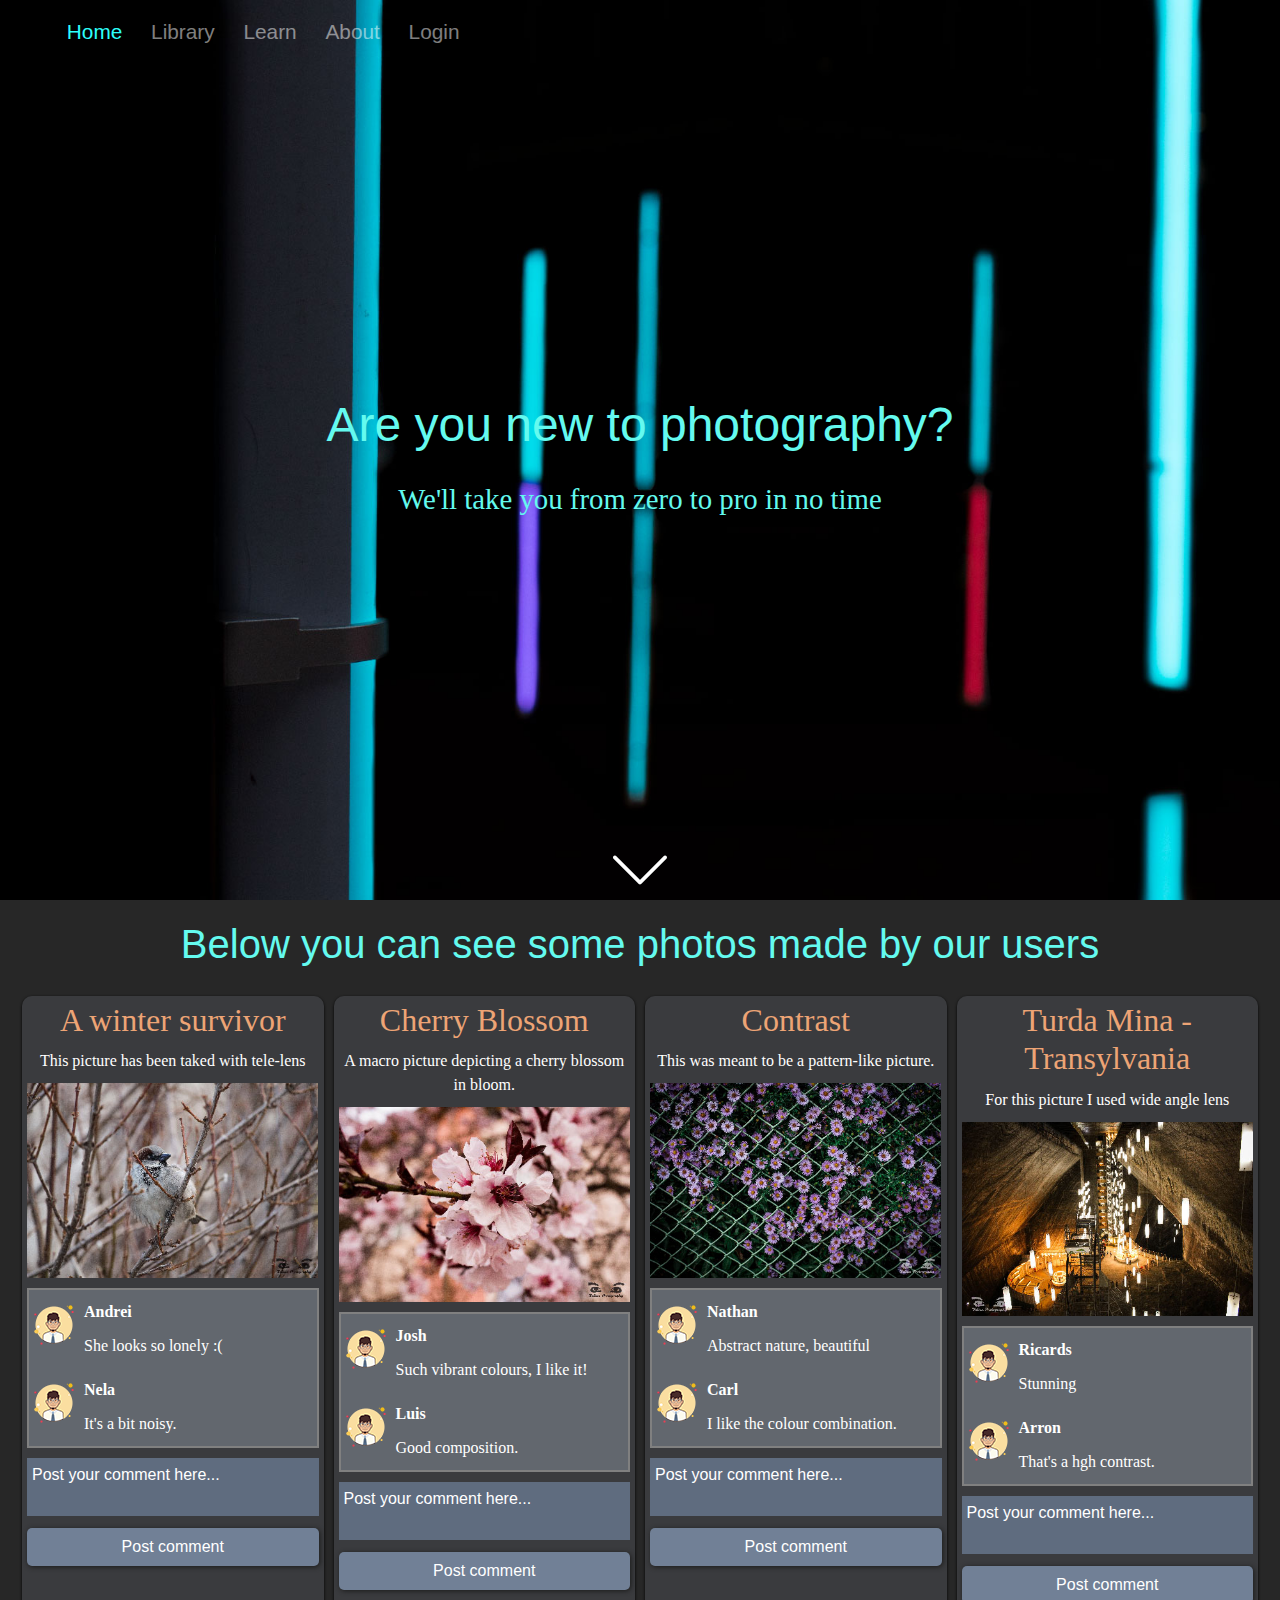
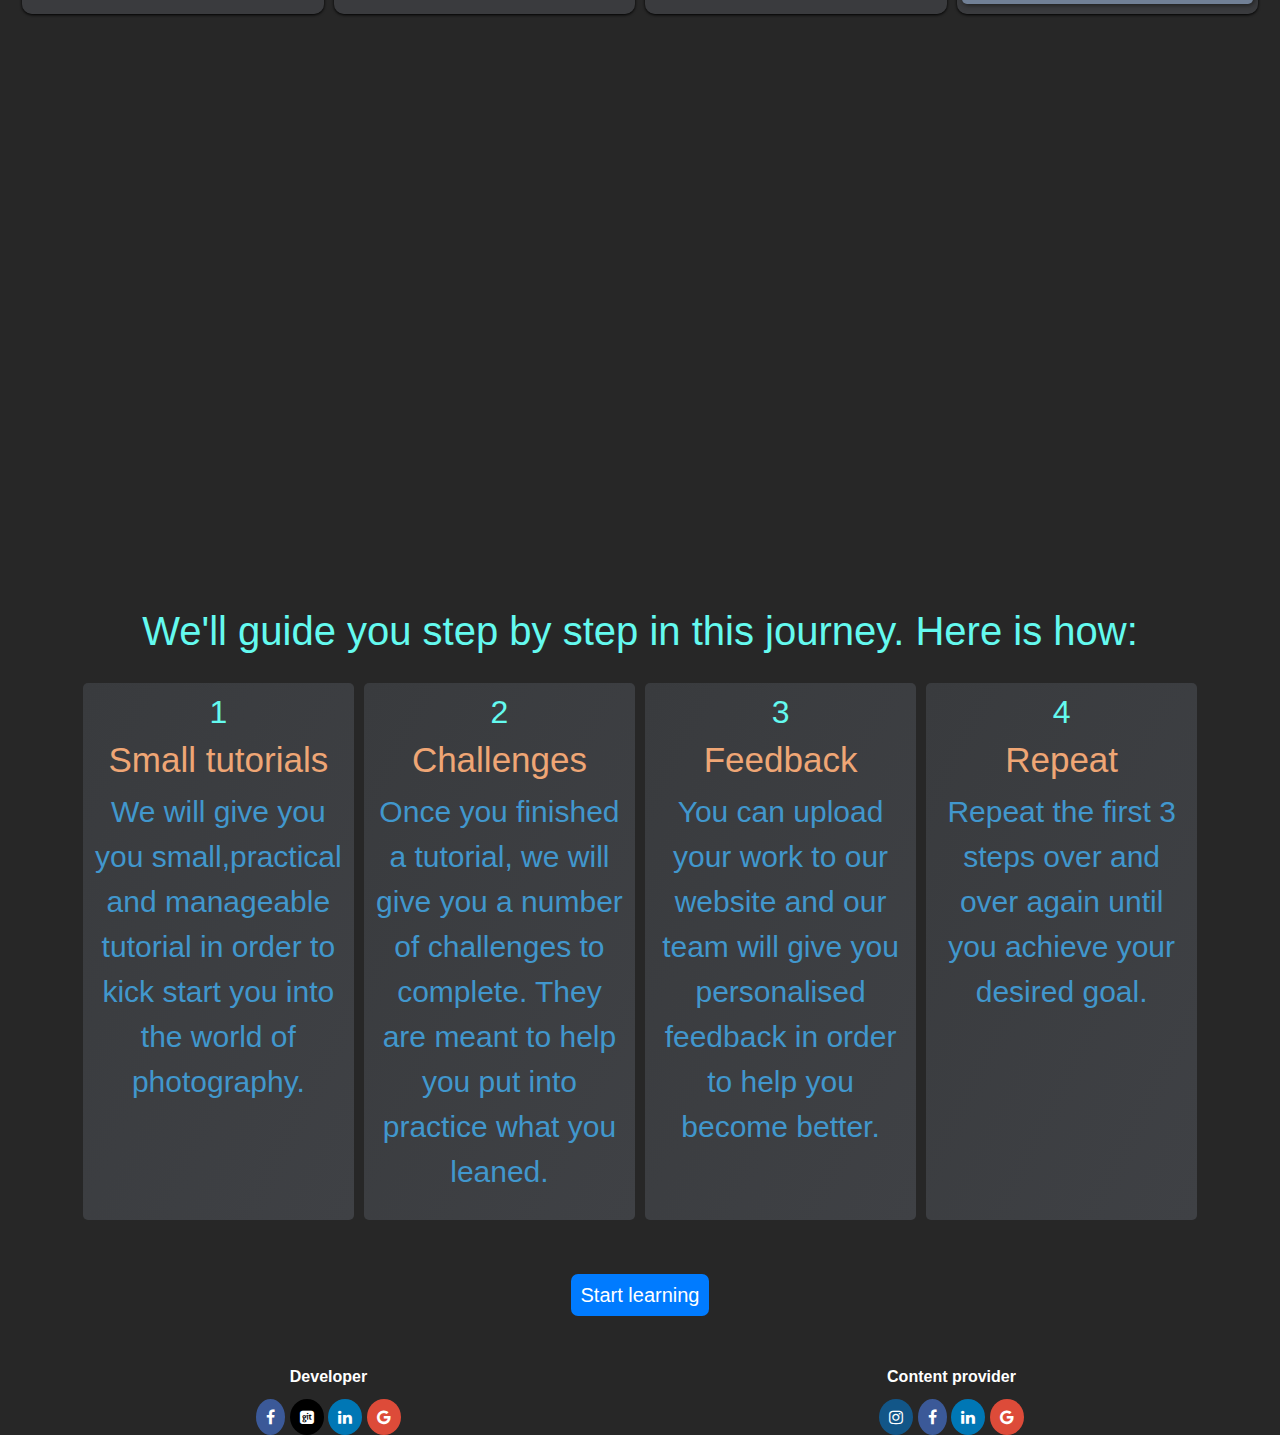
<file: index.html>
<!doctype html>
<!--Declare the language of the page-->
<html lang="en">

<head>
  
  <meta charset="utf-8 ">
  <meta name="description" content="Learn photography for free">
  <meta name="keywords" content="photography,tutorials">
  <meta name="author" content="Andrei Avram">
  <!--This is used to set the viewport accordingly to the device width-->
  <meta name="viewport" content="width=device-width, initial-scale=1.0" />
  <title>Home</title>
  <!--Place the stylesheets in the order of their importance.The last stylesheet added will override
  elements from the first one-->
  <link rel="stylesheet" href="css/sharedStyles.css">
  <link rel="stylesheet" href="css/styleHomePage.css">

  <!--Link in order to use an icon-->
  <link rel="stylesheet" href="https://cdnjs.cloudflare.com/ajax/libs/font-awesome/4.7.0/css/font-awesome.min.css">
  <!-- THIS IS USED TO INCLUDE THE BOOTSTRAP IN THE FILE -->
  <link rel="stylesheet" href="https://stackpath.bootstrapcdn.com/bootstrap/4.3.1/css/bootstrap.min.css"
    integrity="sha384-ggOyR0iXCbMQv3Xipma34MD+dH/1fQ784/j6cY/iJTQUOhcWr7x9JvoRxT2MZw1T" crossorigin="anonymous">

</head>

<body>

  <section class="parallax page-wrapper welcome-page">

    <header>
      <!--Below is the navigation bar provided by Bootstrap. The color of the navbar is set to transparent using 
    the class provided by Bootstrap named bg-transparent-->
      <nav class="navbar navbar-expand-lg navbar-dark bg-transparent ">

        <!--The button is used on mobile devices in order to provide a dropdrown navigation bar -->
        <button class="navbar-toggler" type="button" data-toggle="collapse" data-target="#navbarNav"
          aria-controls="navbarNav" aria-expanded="false" aria-label="Toggle navigation"> <span
            class="navbar-toggler-icon"></span> </button>
        <div class="collapse navbar-collapse" id="navbarNav">
          <!--This unordered list contains the items of the navigation bar-->
          <ul class="navbar-nav" id="navigation-list">
            <li class="nav-item"> <a class="nav-link" id="current-page-item">Home<span class="sr-only"></span></a> </li>
            <li class="nav-item"> <a class="nav-link" href="html/Library.html">Library</a></li>
            <li class="nav-item"> <a class="nav-link" href="html/LearnPage.html">Learn</a></li>
            <li class="nav-item"> <a class="nav-link" href="html/AboutPage.html">About</a> </li>
            <li class="nav-item"> <a class="nav-link" href="html/LoginPage.html">Login</a></li>
          </ul>
        </div>
      </nav>
    </header>



    <div class="container-centered-text">
      <h1 class="heading">Are you new to photography?</h1>
      <h2 class="heading">We'll take you from zero to pro in no time</h2>
    </div>
    <a href="#content-wrapper"><img src="images/down-arrow.png" alt="down-arrow" class="next-page-icon" /> </a>
  </section>


  <!--The role of the content-wrapper container is to give the content 
  of the page a width of around 90%(as described in the css file).This is important 
  in terms of user experience-->
  <div class="content-wrapper" id="content-wrapper">
    <!--The purpose of the page wrapper is to give certain content a height of 100%-->
    <section class="page-wrapper">
      <h1>Below you can see some photos made by our users</h1>
      <!-- Use the bootstrap class row to display a set of pictures -->
      <!-- This is the row of pictures-->
      <div class="row">
  

        <!-- w3schools recommends including a header element for an article
      to emphasize the most important part  https://www.w3schools.com/tags/tag_header.asp-->
        <article class="col-md col-lg wrapper-card">
          <header>
            <h2>A winter survivor</h2>
            <p>This picture has been taked with tele-lens</p>
          </header>
          <div class="wrapper-image">
            <!--Load images according to screen-->
            <!--Apart from the attribute srcset, Mozila recommends using
                 the sizes attribute to speed up the page loading-->
            <img class="responsive-image" alt="A bird in a bush" src="images/highlights/highlight1.jpg" />
            <!--This button is only shown on mobile devices,as they do not support the on hover movement-->
            <button onclick="showSpecsTable(0)"><i class="fa fa-bars"></i></button>
            <!--This table will be shown(only on desktop devices) when the user hovers over one image-->
            <table>
              <tr>
                <td>ISO 1600</td>
              </tr>
              <tr>
                <td>f/6.3</td>
              </tr>
              <tr>
                <td>1/400</td>
              </tr>
            </table>
          </div>
          <!--Because we float the image, the other elements around lose their height.
              We use the class clearfix to solve this problem-->
          <div class="comments-area clearfix">
            <div class="clearfix">
              <img src="images/user-icon.png" alt="user-icon" />
              <span><strong>Andrei</strong></span>
              <p>She looks so lonely :(</p>
            </div>
            <div class="clearfix">
              <img src="images/user-icon.png" alt="user-icon" />
              <span><strong>Nela</strong></span>
              <p>It's a bit noisy.</p>
            </div>
          </div>
          <textarea>Post your comment here...</textarea>
          <input type="submit" value="Post comment" />
        </article>

        <article class="col-lg col-md wrapper-card">
          <header>
            <h2>Cherry Blossom</h2>
            <p>A macro picture depicting a cherry blossom in bloom.</p>
          </header>
          <div class="wrapper-image">
            <img src="images/highlights/highlight2.jpg" class="responsive-image" alt="A cherry blossom in bloom" />
            <button onclick="showSpecsTable(1)"><i class="fa fa-bars"></i></button>
            <table>
              <tr>
                <td>ISO 200</td>
              </tr>
              <tr>
                <td>f/5.6</td>
              </tr>
              <tr>
                <td>1/100</td>
              </tr>
            </table>
          </div>
          <div class="comments-area clearfix">
            <div class="clearfix">
              <img src="images/user-icon.png" alt="user-icon"/>
              <span><strong>Josh</strong></span>
              <p>Such vibrant colours, I like it!</p>
            </div>
            <div class="clearfix">
              <img src="images/user-icon.png" alt="user-icon" />
              <span><strong>Luis</strong></span>
              <p>Good composition.</p>
            </div>
          </div>
          <textarea>Post your comment here...</textarea>
          <input type="submit" value="Post comment" />
        </article>

        <article class="col-md col-lg wrapper-card">
          <header>
            <h2>Contrast</h2>
            <p>This was meant to be a pattern-like picture.</p>
          </header>
          <div class="wrapper-image">
            <img src="images/highlights/highlight3.jpg" class="responsive-image" alt="A fence with flowers" />
            <button onclick="showSpecsTable(2)"><i class="fa fa-bars"></i></button>
            <table>
              <tr>
                <td>ISO 200</td>
              </tr>
              <tr>
                <td>f/5.6</td>
              </tr>
              <tr>
                <td>1/60</td>
              </tr>
            </table>
          </div>
          <section class="comments-area clearfix">
            <div class="clearfix">
              <img src="images/user-icon.png" alt="user-icon" />
              <span><strong>Nathan</strong></span>
              <p>Abstract nature, beautiful</p>
            </div>
            <div class="clearfix">
              <img src="images/user-icon.png" alt="user-icon"/>
              <span><strong>Carl</strong></span>
              <p>I like the colour combination.</p>
            </div>
          </section>
          <textarea>Post your comment here...</textarea>
          <input type="submit" value="Post comment" />
        </article>

        <article class="col-md col-lg wrapper-card">
          <header>
            <h2>Turda Mina - Transylvania</h2>
            <p>For this picture I used wide angle lens</p>
          </header>
          <div class="wrapper-image">
            <img src="images/highlights/highlight4.jpg" class="responsive-image" alt="Salina Turda" />
            <button onclick="showSpecsTable(3)"><i class="fa fa-bars"></i></button>
            <table>
              <tr>
                <td>ISO 3200</td>
              </tr>
              <tr>
                <td>f/5.6</td>
              </tr>
              <tr>
                <td>1/30</td>
              </tr>
            </table>
          </div>
          <section class="comments-area clearfix">
            <div class="clearfix">
              <img src="images/user-icon.png" alt="user-icon"/>
              <span><strong>Ricards</strong></span>
              <p>Stunning</p>
            </div>

            <div class="clearfix">
              <img src="images/user-icon.png" alt="user-icon"/>
              <span><strong>Arron</strong></span>
              <p>That's a hgh contrast.</p>
            </div>
          </section>
          <textarea>Post your comment here...</textarea>
          <input type="submit" value="Post comment" />
        </article>
      </div>
    </section>


    <section class="parallax wrapper-parallax">
    </section>



    <!--This is the bottom page-->
    <section class="page-wrapper bottom-page">
      <h1>We'll guide you step by step in this journey. Here is how: </h1>
      <div class="row">
        <article class="col-lg">
          <h2>1</h2>
          <h3>Small tutorials</h3>
          <p>We will give you you small,practical and manageable tutorial in order to kick start you
            into the world of photography.</p>
        </article>
        <article class="col-lg">
          <h2>2</h2>
            <h3>Challenges</h3>
          <p>Once you finished a tutorial, we will give you a number of challenges to complete. They are meant
            to help you put into practice what you leaned.</p>
        </article>
        <article class="col-lg">
          <h2>3</h2>
            <h3>Feedback</h3>
          <p>You can upload your work to our website and our team will give you personalised feedback in order
            to help you become better.</p>
        </article>

        <article class="col-lg">
          <h2>4</h2>
            <h3>Repeat </h3>
          <p>Repeat the first 3 steps over and over again until you achieve your desired goal.</p>
        </article>

      </div>
    </section>
    <span class="bottom-link"> <a href="html/LearnPage.html">Start learning</a></span>

    <footer>
      <!--Break down the footer into 2 section,one with developer 
        contact options and one with the content provider -->
      <div class="row">
        <!--Use the class col-sm to create 
            three equal-width columns on small, medium, large, and extra large devices -->
        <article class="col-sm">
          <p>Developer</p>
          <i><a href="https://www.facebook.com/avram.andreitiberiu" target="blank" class="fa fa-facebook"></a></i>
          <i><a href="https://github.com/AndreiAvram123" target="blank" class="fa fa-git-square"></a></i>
          <i><a href="https://www.linkedin.com/in/andrei-avram-54776b140/" target="blank"
              class="fa fa-linkedin "></a></i>
          <i><a href="mailto:avramandreitiberiu@gmail.com" target="blank" class="fa fa-google "></a></i>
        </article>
        <article class="col-sm">
          <p>Content provider</p>
          <i><a href="https://www.instagram.com/nella.yall/" target="blank" class="fa fa-instagram"></a></i>
          <i><a href="https://www.facebook.com/nela.ion.33" target="blank" class="fa fa-facebook"></a></i>
          <i><a href="https://www.linkedin.com/in/nela-ion-657ab4178/" target="blank" class="fa fa-linkedin "></a></i>
          <i><a href="mailto:yallenIN@yahoo.com" target="blank" class="fa fa-google "></a></i>
        </article>
      </div>
    </footer>
  </div>


  <script src="scripts/script.js">
  </script>
  <!-- These scripts belong to Bootstrap and they ensure that it functions correctly   -->

   <script src="https://code.jquery.com/jquery-3.3.1.slim.min.js"
    integrity="sha384-q8i/X+965DzO0rT7abK41JStQIAqVgRVzpbzo5smXKp4YfRvH+8abtTE1Pi6jizo" crossorigin="anonymous">
    </script>
    <script src="https://cdnjs.cloudflare.com/ajax/libs/popper.js/1.14.7/umd/popper.min.js"
      integrity="sha384-UO2eT0CpHqdSJQ6hJty5KVphtPhzWj9WO1clHTMGa3JDZwrnQq4sF86dIHNDz0W1" crossorigin="anonymous">
    </script>
    <script src="https://stackpath.bootstrapcdn.com/bootstrap/4.3.1/js/bootstrap.min.js"
      integrity="sha384-JjSmVgyd0p3pXB1rRibZUAYoIIy6OrQ6VrjIEaFf/nJGzIxFDsf4x0xIM+B07jRM" crossorigin="anonymous">
    </script>
</body>

</html>
</file>
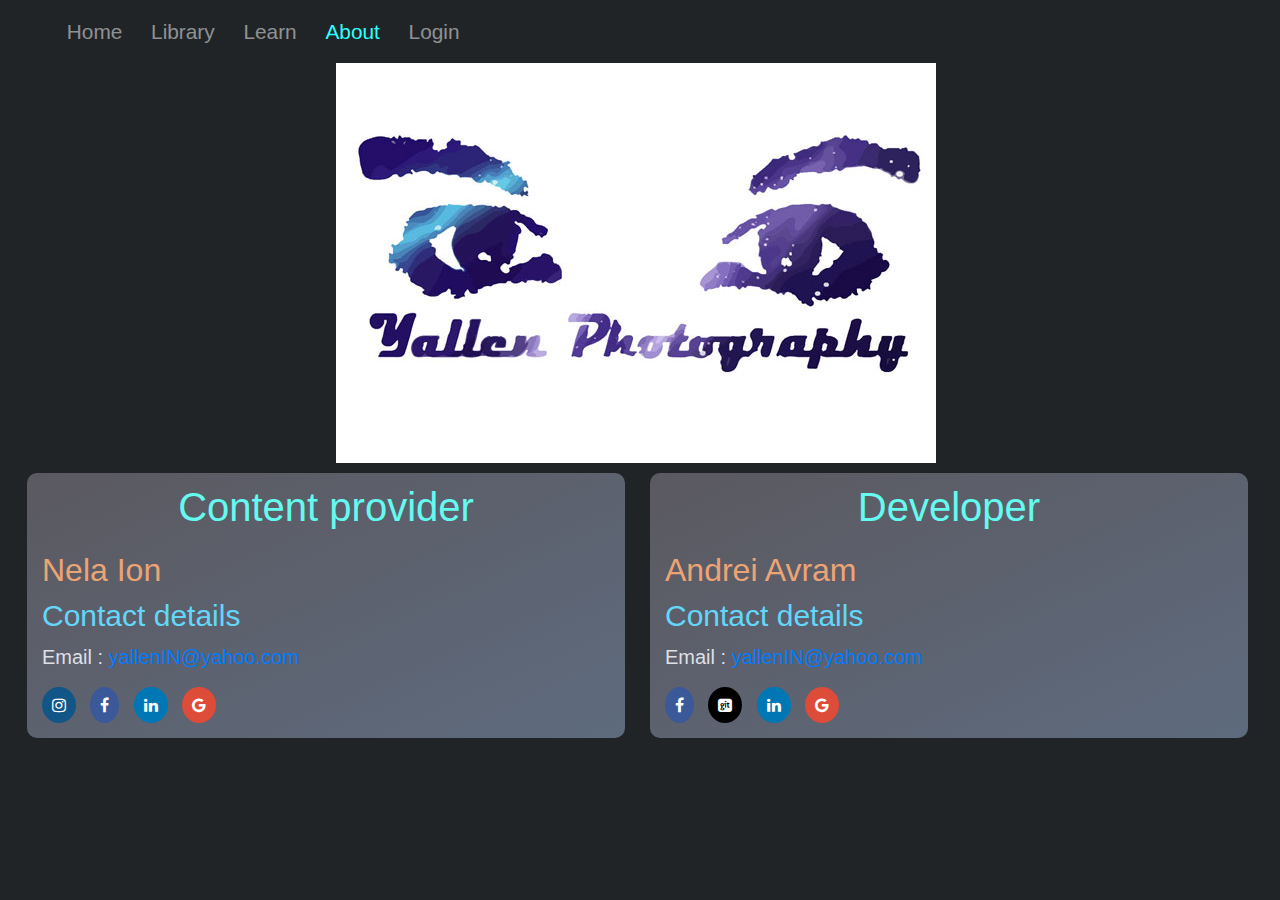
<file: html/AboutPage.html>
<!doctype html>
<html lang="en">

<head>
    <meta charset="utf-8" http-equiv="Content-type" content="text/html">
    <!--This is used to set the viewport accordingly to the device width-->
    <meta name="viewport" content="width=device-width, initial-scale=1.0" />
    <title>About</title>
    <link rel="stylesheet" href="../css/sharedStyles.css">
    <link rel="stylesheet" href="../css/AboutPageStyle.css">
    <link rel="stylesheet" href="https://cdnjs.cloudflare.com/ajax/libs/font-awesome/4.7.0/css/font-awesome.min.css">
    <!-- THIS IS USED TO INCLUDE THE BOOTSTRAP IN THE PROJECT -->
    <link rel="stylesheet" href="https://stackpath.bootstrapcdn.com/bootstrap/4.3.1/css/bootstrap.min.css"
        integrity="sha384-ggOyR0iXCbMQv3Xipma34MD+dH/1fQ784/j6cY/iJTQUOhcWr7x9JvoRxT2MZw1T" crossorigin="anonymous">
</head>

<body>

    <header>
        <nav class="navbar navbar-expand-lg navbar-dark">
            <button class="navbar-toggler" type="button" data-toggle="collapse" data-target="#navbarNav"
                aria-controls="navbarNav" aria-expanded="false" aria-label="Toggle navigation"> <span
                    class="navbar-toggler-icon"></span></button>
            <div class="collapse navbar-collapse" id="navbarNav">
                <ul class="navbar-nav" id="navigation-list">
                    <li class="nav-item"> <a class="nav-link" href="../index.html">Home <span
                                class="sr-only"></span></a>
                    </li>
                    <li class="nav-item"> <a class="nav-link" href="Library.html">Library</a></li>
                    <li class="nav-item"> <a class="nav-link" href="LearnPage.html">Learn</a></li>
                    <li class="nav-item"> <a class="nav-link" id="current-page-item">About</a> </li>
                    <li class="nav-item"> <a class="nav-link" href="LoginPage.html">Login</a></li>
                </ul>
            </div>
        </nav>
    </header>

    <!--Main content goes here-->
    <section class="content-wrapper">
        <div class="logo-wrapper">
            <!--I am using the srcset attribute combined with the size one to
            load correct image sizes-->
            <img class="responsive-image" srcset="../images/logo/logo-large.jpg 600w,
                            ../images/logo/logo-medium.jpg 400w,
                            ../images/logo/logo-small.jpg 300w" sizes="(max-width : 992px) 400px,
                         (max-width : 768px) 300px,
                          600px" src="../images/logo/logo-large.jpg" alt="Yellen photography" />

        </div>
        <div class="row">
            <article class="col-lg">
                <!--Main section providing the name and role-->
                <section>
                    <h1>Content provider</h1>
                    <h2>Nela Ion</h2>
                </section>
                <!--Second section providing contact details-->
                <section>
                    <h3>Contact details</h3>
                    <span>Email : <a href="mailto:yallenIN@yahoo.com">yallenIN@yahoo.com</a></span>
                    <div class="wrapper-icons">
                        <i><a href="https://www.instagram.com/nella.yall/" target="blank"
                                class="fa fa-instagram"></a></i>
                        <i><a href="https://www.facebook.com/nela.ion.33" target="blank" class="fa fa-facebook"></a></i>
                        <i><a href="https://www.linkedin.com/in/nela-ion-657ab4178/" target="blank"
                                class="fa fa-linkedin "></a></i>
                        <i><a href="mailto:yallenIN@yahoo.com" target="blank" class="fa fa-google "></a></i>
                    </div>
                </section>

            </article>
            <article class="col-lg">
                <section>
                    <h1>Developer</h1>
                    <h2>Andrei Avram</h2>
                </section>
                <section>
                    <h3>Contact details</h3>
                    <span>Email : <a href="mailto:yallenIN@yahoo.com">yallenIN@yahoo.com</a></span>
                    <!--I have wrapped them in a div to display them on the next line-->
                    <div class="wrapper-icons">
                        <i><a href="https://www.facebook.com/avram.andreitiberiu" target="blank"
                                class="fa fa-facebook"></a></i>
                        <i><a href="https://github.com/AndreiAvram123" target="blank" class="fa fa-git-square"></a></i>
                        <i><a href="https://www.linkedin.com/in/andrei-avram-54776b140/" target="blank"
                                class="fa fa-linkedin "></a></i>
                        <i><a href="mailto:avramandreitiberiu@gmail.com" target="blank" class="fa fa-google "></a></i>
                    </div>

                </section>
            </article>
        </div>
    </section>




    <script src="../scripts/script.js"></script>
    <script src="https://code.jquery.com/jquery-3.3.1.slim.min.js"
        integrity="sha384-q8i/X+965DzO0rT7abK41JStQIAqVgRVzpbzo5smXKp4YfRvH+8abtTE1Pi6jizo" crossorigin="anonymous">
    </script>
    <script src="https://cdnjs.cloudflare.com/ajax/libs/popper.js/1.14.7/umd/popper.min.js"
        integrity="sha384-UO2eT0CpHqdSJQ6hJty5KVphtPhzWj9WO1clHTMGa3JDZwrnQq4sF86dIHNDz0W1" crossorigin="anonymous">
    </script>
    <script src="https://stackpath.bootstrapcdn.com/bootstrap/4.3.1/js/bootstrap.min.js"
        integrity="sha384-JjSmVgyd0p3pXB1rRibZUAYoIIy6OrQ6VrjIEaFf/nJGzIxFDsf4x0xIM+B07jRM" crossorigin="anonymous">
    </script>
</body>

</html>
</file>
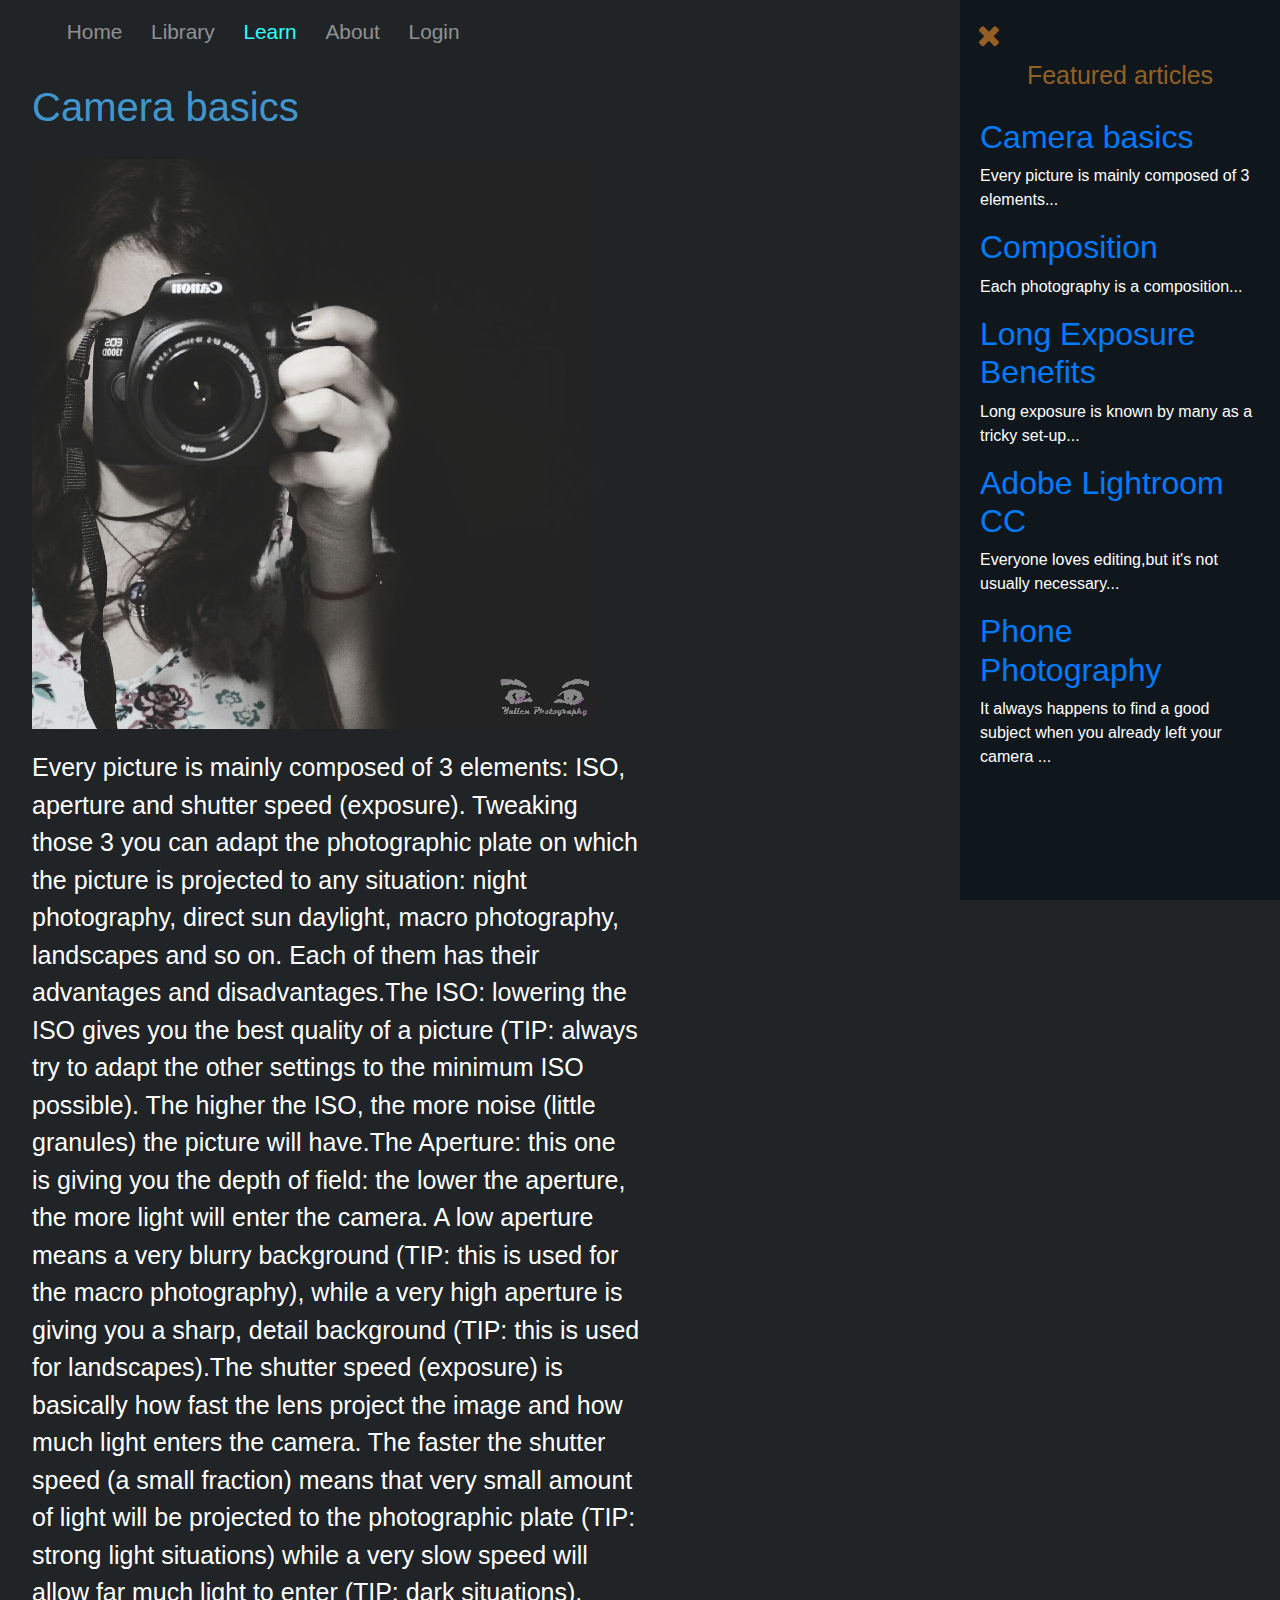
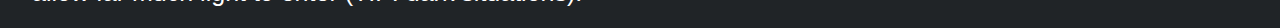
<file: html/LearnPage.html>
<!doctype html>
<html lang="en">

<head>
    <meta charset="utf-8" http-equiv="Content-type" content="text/html">
    <!--This is used to set the viewport accordingly to the device width-->
    <meta name="viewport" content="width=device-width, initial-scale=1.0" />
    <title>Learn</title>
    <!--Place the stylesheets in the order of their importance.The last stylesheet added will override
  elements from the first one-->
    <link rel="stylesheet" href="../css/sharedStyles.css">
    <link rel="stylesheet" href="../css/LearnPageStyle.css">
    <link rel="stylesheet" href="https://cdnjs.cloudflare.com/ajax/libs/font-awesome/4.7.0/css/font-awesome.min.css">
    <!-- THIS IS USED TO INCLUDE THE BOOTSTRAP IN THE PROJECT -->
    <link rel="stylesheet" href="https://stackpath.bootstrapcdn.com/bootstrap/4.3.1/css/bootstrap.min.css"
        integrity="sha384-ggOyR0iXCbMQv3Xipma34MD+dH/1fQ784/j6cY/iJTQUOhcWr7x9JvoRxT2MZw1T" crossorigin="anonymous">
</head>

<body onload="loadArticle(1)">
    <header>
        <div class="wrapper-layout">
            <nav class="navbar navbar-expand-lg navbar-dark">
                <button class="navbar-toggler" type="button" data-toggle="collapse" data-target="#navbarNav"
                    aria-controls="navbarNav" aria-expanded="false" aria-label="Toggle navigation"> <span
                        class="navbar-toggler-icon"></span></button>
                <div class="collapse navbar-collapse" id="navbarNav">
                    <ul class="navbar-nav" id="navigation-list">
                        <li class="nav-item"> <a class="nav-link" href="../index.html">Home <span
                                    class="sr-only"></span></a>
                        </li>
                        <li class="nav-item"> <a class="nav-link" href="Library.html">Library</a></li>
                        <li class="nav-item"> <a class="nav-link" id="current-page-item">Learn</a></li>
                        <li class="nav-item"> <a class="nav-link" href="AboutPage.html">About</a> </li>
                        <li class="nav-item"> <a class="nav-link" href="LoginPage.html">Login</a></li>
                    </ul>
                </div>
            </nav>
        </div>
    </header>


    <!--Main content goes here-->
    <!--This is the first article.This is static content.The other articles are loaded dynamically 
    using JavaScript in order to avoid creating one single page for each article-->
    <section class="content-wrapper">
        <i class="fa fa-arrow-left " id="open-nav" onclick="openArticlesMenu()"></i>
        <article>
            <h1 id="article-heading"></h1>
            <!--This div element is used to center the image-->
            <img class="responsive-image" id="article-image" src="../images/articles/article1-large.jpg"
                alt="Beginner with a camera" />
            <p id="article-content">Every picture is mainly composed of 3 elements: ISO, aperture and shutter speed
                (exposure). Tweaking those 3 you can adapt the photographic plate on which the picture is projected to
                any situation: night photography, direct sun daylight, macro photography, landscapes and so on. Each of
                them has their advantages and disadvantages.
                The ISO: lowering the ISO gives you the best quality of a picture (TIP: always try to adapt the other
                settings to the minimum ISO possible). The higher the ISO, the more noise (little granules) the picture
                will have.
                The Aperture: this one is giving you the depth of field: the lower the aperture, the more light will
                enter the camera. A low aperture means a very blurry background (TIP: this is used for the macro
                photography), while a very high aperture is giving you a sharp, detail background (TIP: this is used for
                landscapes).
                The shutter speed (exposure) is basically how fast the lens project the image and how much light enters
                the camera. The faster the shutter speed (a small fraction) means that very small amount of light will
                be projected to the photographic plate (TIP: strong light situations) while a very slow speed will allow
                far much light to enter (TIP: dark situations).
            </p>
        </article>
    </section>



    <!--This is the menu where the user can select an article-->
    <section id="article-menu">
        <i class="fa fa-close" onclick="closeArticlesMenu()"></i>

        <!-- w3schools recommends including a header element for an article
             https://www.w3schools.com/tags/tag_header.asp-->
        <h1>Featured articles</h1>
        <article>
            <header>
                <h2><a href="#" onclick="loadArticle(1)">Camera basics</a></h2>
            </header>
            <p>Every picture is mainly composed of 3 elements... </p>
        </article>
        <article>
            <header>
                <h2><a href="#" onclick="loadArticle(2)">Composition</a></h2>
            </header>
            <p>Each photography is a composition...</p>

        </article>
        <article>
            <header>
                <h2><a href="#" onclick="loadArticle(3)">Long Exposure Benefits</a></h2>
            </header>
            <p>Long exposure is known by many as a tricky set-up...</p>
        </article>
        <article>
            <header>
                <h2><a href="#" onclick="loadArticle(4)">Adobe Lightroom CC</a></h2>
            </header>
            <p>Everyone loves editing,but it's not usually necessary...</p>
        </article>
        <article>
            <header>
                <h2><a href="#" onclick="loadArticle(5)">Phone Photography</a></h2>
            </header>
            <p>It always happens to find a good subject when you already left your camera ...</p>
        </article>

    </section>


    <section class="wrapper-content">


    </section>


    <script src="../scripts/script.js"></script>
    <script src="https://code.jquery.com/jquery-3.3.1.slim.min.js"
        integrity="sha384-q8i/X+965DzO0rT7abK41JStQIAqVgRVzpbzo5smXKp4YfRvH+8abtTE1Pi6jizo" crossorigin="anonymous">
    </script>
    <script src="https://cdnjs.cloudflare.com/ajax/libs/popper.js/1.14.7/umd/popper.min.js"
        integrity="sha384-UO2eT0CpHqdSJQ6hJty5KVphtPhzWj9WO1clHTMGa3JDZwrnQq4sF86dIHNDz0W1" crossorigin="anonymous">
    </script>
    <script src="https://stackpath.bootstrapcdn.com/bootstrap/4.3.1/js/bootstrap.min.js"
        integrity="sha384-JjSmVgyd0p3pXB1rRibZUAYoIIy6OrQ6VrjIEaFf/nJGzIxFDsf4x0xIM+B07jRM" crossorigin="anonymous">
    </script>
</body>

</html>
</file>
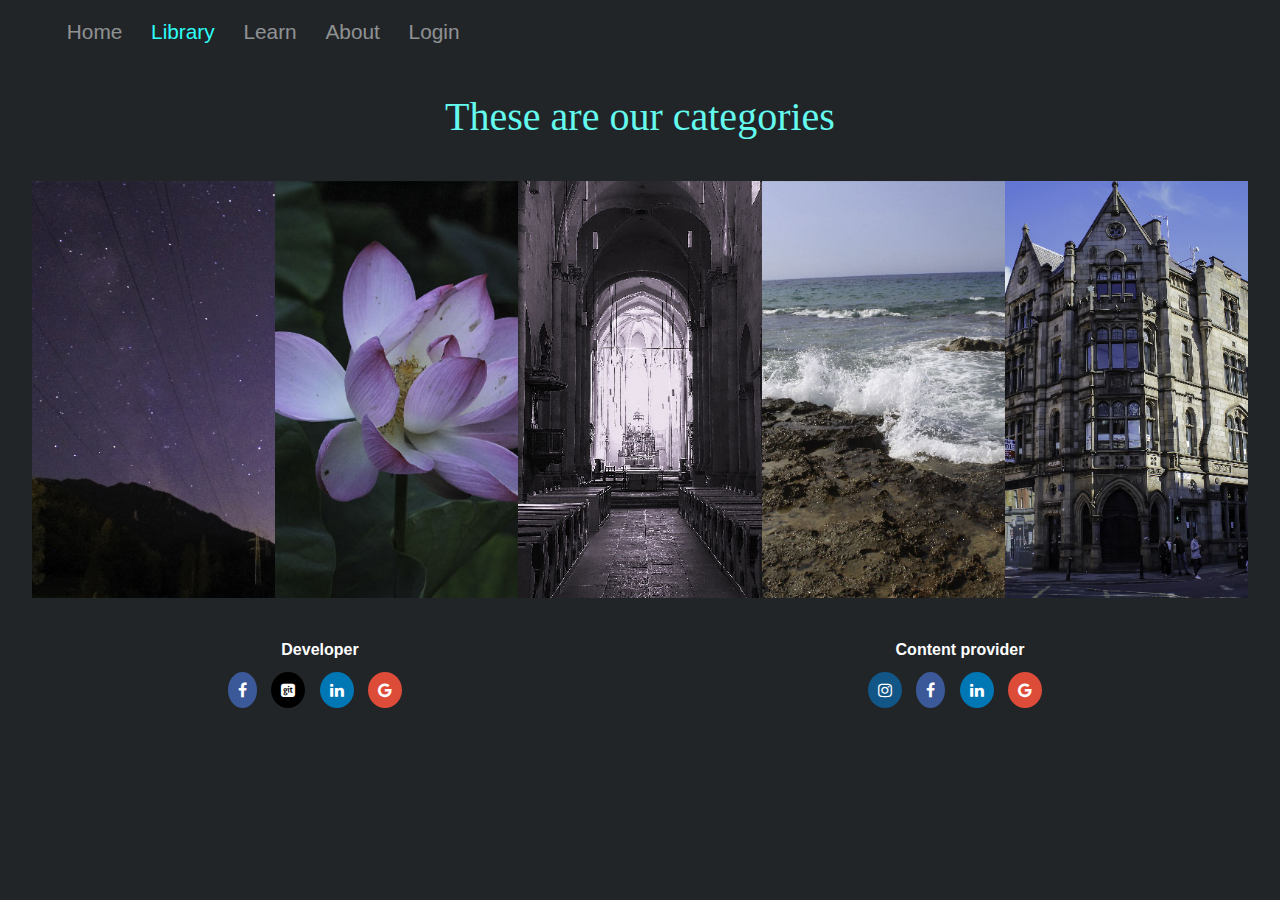
<file: html/Library.html>
<!doctype html>
<html lang="en">

<head>
    <meta charset="utf-8" http-equiv="Content-type" content="text/html">
    <!--This is used to set the viewport accordingly to the device width-->
    <meta name="viewport" content="width=device-width, initial-scale=1.0" />
    <title>Library</title>
    <!--Place the stylesheets in the order of their importance.The last stylesheet added will override
  elements from the first one-->
    <link rel="stylesheet" href="../css/sharedStyles.css">
    <link rel="stylesheet" href="../css/styleLibraryPage.css">
    <link rel="stylesheet" href="https://cdnjs.cloudflare.com/ajax/libs/font-awesome/4.7.0/css/font-awesome.min.css">
    <!-- THIS IS USED TO INCLUDE THE BOOTSTRAP IN THE PROJECT -->
    <link rel="stylesheet" href="https://stackpath.bootstrapcdn.com/bootstrap/4.3.1/css/bootstrap.min.css"
        integrity="sha384-ggOyR0iXCbMQv3Xipma34MD+dH/1fQ784/j6cY/iJTQUOhcWr7x9JvoRxT2MZw1T" crossorigin="anonymous">
</head>

<body>

    <!--This is the navigation bar provided by boostrap 
                       By giving this element the class fixed-top,we 
                       make the navigation bar stay on top no matter where we
                        are in the page  -->
    <header>
        <nav class="navbar navbar-expand-lg navbar-dark bg-transparent ">
            <button class="navbar-toggler" type="button" data-toggle="collapse" data-target="#navbarNav"
                aria-controls="navbarNav" aria-expanded="false" aria-label="Toggle navigation"> <span
                    class="navbar-toggler-icon"></span> </button>
            <div class="collapse navbar-collapse" id="navbarNav">
                <ul class="navbar-nav" id="navigation-list">
                    <li class="nav-item"> <a class="nav-link" href="../index.html">Home <span
                                class="sr-only">(current)</span></a> </li>
                    <li class="nav-item"> <a class="nav-link" href="#" id="current-page-item">Library</a> </li>
                    <li class="nav-item"> <a class="nav-link" href="LearnPage.html">Learn</a> </li>
                    <li class="nav-item"> <a class="nav-link" href="AboutPage.html">About</a> </li>
                    <li class="nav-item"> <a class="nav-link" href="LoginPage.html">Login</a> </li>
                </ul>
            </div>
        </nav>
    </header>

    <!--We must provide a container for the grid layout of Bootstrap to work -->
    <section class="content-wrapper">
        <h1 id="heading-library">These are our categories</h1>
        <div class="row">

            <div class="col-lg col-md wrapper-category" onclick="openModal(1);currentSlide(1,1)">
                <!--The method openModal() is called accordingly to the category the user clicks-->

                <!--The href is set to # to make the category seem clickable-->
                <a href="#">
                    <h2>Long exposure</h2>
                    <!--Display the appropriate image size depending on the screen width-->
                    <img class="responsive-image" src="../images/categories-cover/category1.jpg"
                        alt="long-exposure-category" />
                </a>
            </div>

            <div class="col-lg col-md wrapper-category" onclick="openModal(2);currentSlide(1,2)">
                <a href="#">
                    <h2>Macro</h2>
                    <img class="responsive-image" src="../images/categories-cover/category2.jpg" alt="Macro category" />
                </a>
            </div>

            <div class="col-lg col-md wrapper-category" onclick="openModal(3);currentSlide(1,3)">
                <a href="#">
                    <h2>Monochrome</h2>
                    <img class="responsive-image" src="../images/categories-cover/category3.jpg"
                        alt="Monochrome category" />
                </a>
            </div>

            <div class=" col-lg col-md wrapper-category" onclick="openModal(4);currentSlide(1,4)">
                <a href="#">
                    <h2>Nature</h2>
                    <img class="responsive-image" src="../images/categories-cover/category4.jpg"
                        alt="Nature category" />
                </a>
            </div>


            <div class="col-lg col-md wrapper-category" onclick="openModal(5);currentSlide(1,5)">
                <a href="#">
                    <h2>Urban</h2>
                    <img class="responsive-image" src="../images/categories-cover/category5.jpg" alt="Urban category" />
                </a>
            </div>
        </div>
    </section>

    <!-- The Modal/Lightbox for displaying images for each category -->
    <!--For accessibility reasons I have provided source images for all
    img tags.However, except from the first category,all images are loaded using JavaScript
    I have used JavaScript in order to avoid creating one single modal for each category   
-->
    <div id="my-modal" class="modal">
        <!--The method closeModal() is called when the user clicks the close button-->
        <span class="close-model cursor" onclick="closeModal()">&times;</span>
        <!--Below is the div for the content of the modal-->
        <div class="modal-content">
            <!--Each div below represents a container for an image-->
            <div class="mySlides">
                <img class="responsive-image image-modal" alt="image1 from category"
                    src="../images/category1/image1-large.jpg">
            </div>
            <div class="mySlides">
                <img class="responsive-image image-modal" alt="image2 from category"
                    src="../images/category1/image2-large.jpg">
            </div>
            <div class="mySlides">
                <img class="responsive-image image-modal" alt="image3 from category"
                    src="../images/category1/image3-large.jpg">
            </div>
            <div class="mySlides">
                <img class="responsive-image image-modal" alt="image4 from category"
                    src="../images/category1/image4-large.jpg">
            </div>
            <div class="mySlides">
                <img class="responsive-image image-modal" alt="image5 from category"
                    src="../images/category1/image5-large.jpg">
            </div>

            <!-- Next/previous controls -->
            <a class="prev-button" onclick="plusSlides(-1,1)">&#10094;</a>
            <a class="next-button" onclick="plusSlides(1,1)">&#10095;</a>
        </div>
    </div>
    <footer>
        <!--Break down the footer into 2 section,one with developer 
            contact options and one with the content provider -->
        <div class="row">
            <!--Use the class col-sm to create 
                three equal-width columns on small, medium, large, and extra large devices -->
            <div class="col-sm">
                <p>Developer</p>
                <i><a href="https://www.facebook.com/avram.andreitiberiu" target="blank" class="fa fa-facebook"></a></i>
                <i><a href="https://github.com/AndreiAvram123" target="blank" class="fa fa-git-square"></a></i>
                <i><a href="https://www.linkedin.com/in/andrei-avram-54776b140/" target="blank"
                        class="fa fa-linkedin "></a></i>
                <i><a href="mailto:avramandreitiberiu@gmail.com" target="blank" class="fa fa-google "></a></i>
            </div>
            <div class="col-sm">
                <p>Content provider</p>
                <i><a href="https://www.instagram.com/nella.yall/" target="blank" class="fa fa-instagram"></a></i>
                <i><a href="https://www.facebook.com/nela.ion.33" target="blank" class="fa fa-facebook"></a></i>
                <i><a href="https://www.linkedin.com/in/nela-ion-657ab4178/" target="blank"
                        class="fa fa-linkedin "></a></i>
                <i><a href="mailto:yallenIN@yahoo.com" target="blank" class="fa fa-google "></a></i>
            </div>
        </div>
    </footer>

    <script src="../scripts/script.js"></script>
    <script src="https://code.jquery.com/jquery-3.3.1.slim.min.js"
        integrity="sha384-q8i/X+965DzO0rT7abK41JStQIAqVgRVzpbzo5smXKp4YfRvH+8abtTE1Pi6jizo" crossorigin="anonymous">
    </script>
    <script src="https://cdnjs.cloudflare.com/ajax/libs/popper.js/1.14.7/umd/popper.min.js"
        integrity="sha384-UO2eT0CpHqdSJQ6hJty5KVphtPhzWj9WO1clHTMGa3JDZwrnQq4sF86dIHNDz0W1" crossorigin="anonymous">
    </script>
    <script src="https://stackpath.bootstrapcdn.com/bootstrap/4.3.1/js/bootstrap.min.js"
        integrity="sha384-JjSmVgyd0p3pXB1rRibZUAYoIIy6OrQ6VrjIEaFf/nJGzIxFDsf4x0xIM+B07jRM" crossorigin="anonymous">
    </script>
</body>

</html>
</file>
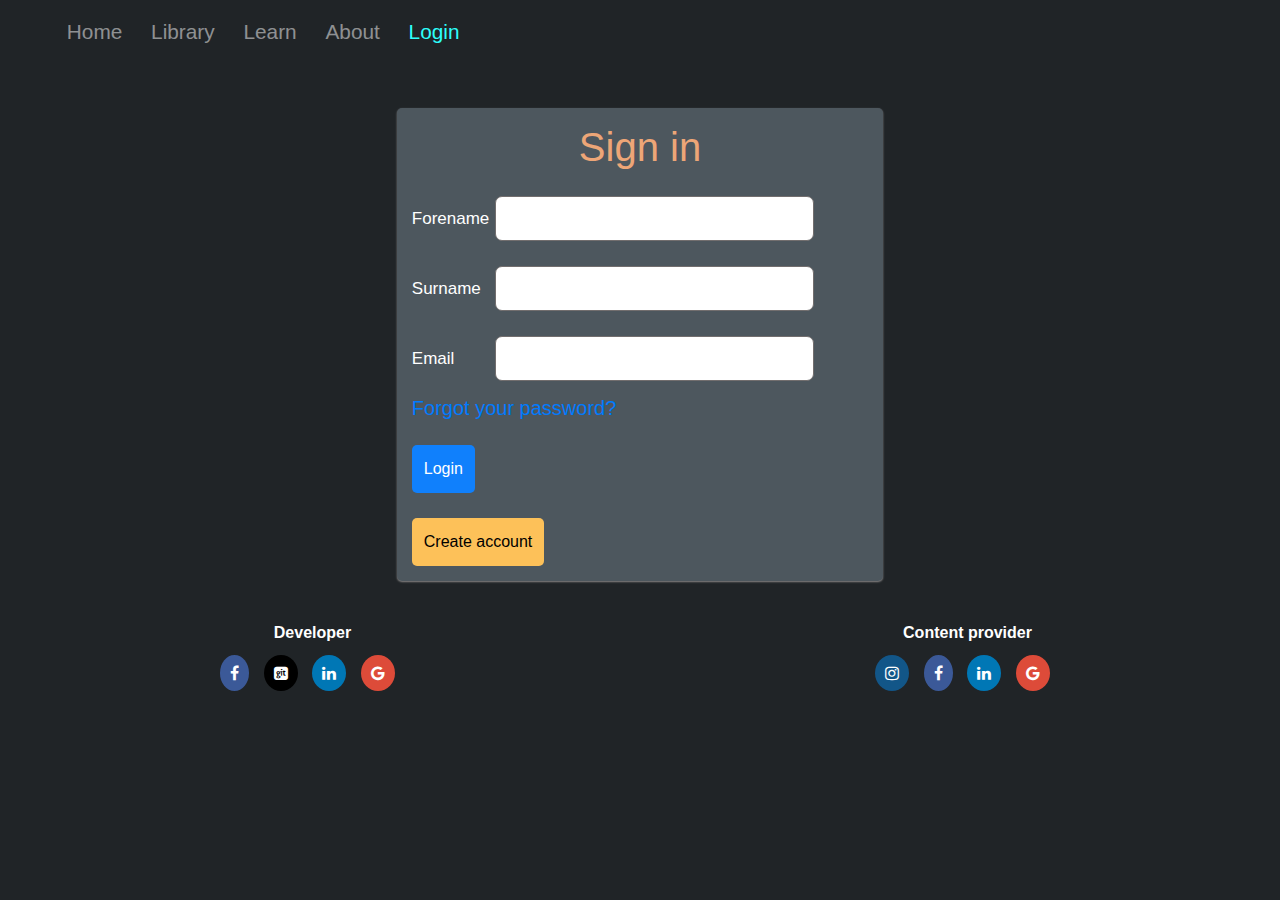
<file: html/LoginPage.html>
<!doctype html>
<html lang="en">

<head>
    <meta charset="utf-8" http-equiv="Content-type" content="text/html">
    <!--This is used to set the viewport accordingly to the device width-->
    <meta name="viewport" content="width=device-width, initial-scale=1.0" />
    <title>Login</title>
    <!--Place the stylesheets in the order of their importance.The last stylesheet added will override
  elements from the first one-->
    <link rel="stylesheet" href="../css/sharedStyles.css">
    <link rel="stylesheet" href="../css/LoginPageStyle.css">
    <link rel="stylesheet" href="https://cdnjs.cloudflare.com/ajax/libs/font-awesome/4.7.0/css/font-awesome.min.css">
    <!-- THIS IS USED TO INCLUDE THE BOOTSTRAP IN THE PROJECT -->
    <link rel="stylesheet" href="https://stackpath.bootstrapcdn.com/bootstrap/4.3.1/css/bootstrap.min.css"
        integrity="sha384-ggOyR0iXCbMQv3Xipma34MD+dH/1fQ784/j6cY/iJTQUOhcWr7x9JvoRxT2MZw1T" crossorigin="anonymous">
</head>

<body>

    <nav class="navbar navbar-expand-lg navbar-dark">
        <button class="navbar-toggler" type="button" data-toggle="collapse" data-target="#navbarNav"
            aria-controls="navbarNav" aria-expanded="false" aria-label="Toggle navigation"> <span
                class="navbar-toggler-icon"></span> </button>
        <div class="collapse navbar-collapse" id="navbarNav">
            <ul class="navbar-nav" id="navigation-list">
                <li class="nav-item"> <a class="nav-link" href="../index.html">Home <span class="sr-only"></span></a>
                </li>
                <li class="nav-item"> <a class="nav-link" href="Library.html">Library</a> </li>
                <li class="nav-item"> <a class="nav-link" href="LearnPage.html">Learn</a> </li>
                <li class="nav-item"> <a class="nav-link" href="AboutPage.html">About</a> </li>
                <li class="nav-item"> <a class="nav-link" id="current-page-item">Login</a> </li>
            </ul>
        </div>
    </nav>

    <section class="content-wrapper">
        <form class="login-form">
            <h1>Sign in</h1>
            <div class="first-name-wrapper">
                <label>Forename</label>
                <input type="text" />
            </div>
            <div class="surname-wrapper">
                <label>Surname</label>
                <input type="text" />
            </div>
            <div>
                <label>Email</label>
                <input type="text" />
            </div>
            <h2><a href="#">Forgot your password?</a></h2>
            <button type="submit" class="login-button">Login</button>
            <button type="submit" class="create-account-button">Create account</button>

        </form>
    </section>
    <footer>
        <!--Break down the footer into 2 section,one with developer 
        contact options and one with the content provider -->
        <div class="row">
            <!--Use the class col-sm to create 
            three equal-width columns on small, medium, large, and extra large devices -->
            <div class="col-sm">
                <p>Developer</p>
                <i><a href="https://www.facebook.com/avram.andreitiberiu" target="blank" class="fa fa-facebook"></a></i>
                <i><a href="https://github.com/AndreiAvram123" target="blank" class="fa fa-git-square"></a></i>
                <i><a href="https://www.linkedin.com/in/andrei-avram-54776b140/" target="blank"
                        class="fa fa-linkedin "></a></i>
                <i><a href="mailto:avramandreitiberiu@gmail.com" target="blank" class="fa fa-google "></a></i>
            </div>
            <div class="col-sm">
                <p>Content provider</p>
                <i><a href="https://www.instagram.com/nella.yall/" target="blank" class="fa fa-instagram"></a></i>
                <i><a href="https://www.facebook.com/nela.ion.33" target="blank" class="fa fa-facebook"></a></i>
                <i><a href="https://www.linkedin.com/in/nela-ion-657ab4178/" target="blank"
                        class="fa fa-linkedin "></a></i>
                <i><a href="mailto:yallenIN@yahoo.com" target="blank" class="fa fa-google "></a></i>
            </div>
        </div>
    </footer>



    <script src="https://code.jquery.com/jquery-3.3.1.slim.min.js"
        integrity="sha384-q8i/X+965DzO0rT7abK41JStQIAqVgRVzpbzo5smXKp4YfRvH+8abtTE1Pi6jizo" crossorigin="anonymous">
    </script>
    <script src="https://cdnjs.cloudflare.com/ajax/libs/popper.js/1.14.7/umd/popper.min.js"
        integrity="sha384-UO2eT0CpHqdSJQ6hJty5KVphtPhzWj9WO1clHTMGa3JDZwrnQq4sF86dIHNDz0W1" crossorigin="anonymous">
    </script>
    <script src="https://stackpath.bootstrapcdn.com/bootstrap/4.3.1/js/bootstrap.min.js"
        integrity="sha384-JjSmVgyd0p3pXB1rRibZUAYoIIy6OrQ6VrjIEaFf/nJGzIxFDsf4x0xIM+B07jRM" crossorigin="anonymous">
    </script>
</body>

</html>
</file>
<file: css/sharedStyles.css>
@charset "utf-8";

/* This class defines common styles for all html files*/

/* The content should not span to full width of the screen*/
.content-wrapper {
    width: 95%;
    margin: auto;

}

h1 {
    color: #64FAEF;
    padding-top: 20px;
    padding-bottom: 20px;
    text-align: center;
}


nav {
    margin-right: 30px;
    margin-left: 30px;
}

#navigation-list a {
    font-size: 1.3rem;
    padding-left: 1em;
}

#current-page-item {
    color: #2dfffb;
}


.responsive-image {
    max-width: 100%;
    height: auto;
    overflow: hidden;
}

/* When we apply the float property to and html element,
    its height collapses 
    This is used to fix the problem 
 */
.clearfix::after {
    content: "";
    clear: both;
    display: table;
}

footer {
    height: 80px;
    text-align: center;
    margin-bottom: 10px;
}

footer p {
    display: block;
    font-weight: bold;
    color: white;
    margin-bottom: 10px;
    margin-top: 10px;
}

.fa {
    padding: 10px;
    font-size: 30px;
    margin-right: 10px;
    text-align: center;
    text-decoration: none;
    border-radius: 50%;
}



.fa-facebook {
    background: #3B5998;
    color: white;
}

.fa-google {
    background: #dd4b39;
    color: white;
}

.fa-git-square {
    background: black;
    color: white;
}

.fa-linkedin {
    background: #0077B5;
    color: white;
}

.fa-instagram {
    background: #125688;
    color: white;
}

/* Target small devices*/
@media (max-width:768px) {
    nav {
        margin-right: 5px;
        margin-left: 5px;
    }

    /*Apply the margin-top and margin-bottom to 
    the .row classs instead of footer element.
    This is because the footer may not wrap the 
    elements all the time 
    */
    footer .row {
        margin-top: 10px;
        margin-bottom: 10px;
    }

}

/*Target medium devices*/
@media(min-width:768px) and (max-width:992px) {

    /*Apply the margin-top and margin-bottom to 
    the .row classs instead of footer element.
    This is because the footer may not wrap the 
    elements all the time 
    */
    footer .row {
        margin-top: 15px;
        margin-bottom: 15px;
    }
}


@media(min-width:992px) {

    /*Apply the margin-top and margin-bottom to 
    the .row classs instead of footer element.
    This is because the footer may not wrap the 
    elements all the time 
    */
    footer .row {
        margin-top: 30px;
    }
}
</file>
<file: css/styleHomePage.css>
@charset "utf-8";

/*In order to have a full background image 
in the .page-wrapper we need to set the height of 
html and body tag to 100%
*/
html,
body {
    height: 100%;
    background: rgba(27, 27, 27, 0.95);
}

.page-wrapper {
    height: 100%;
}


.parallax {
    /* Create the parallax scrolling effect */
    background-attachment: fixed;
    background-position: center;
    background-repeat: no-repeat;
    background-size: cover;
}

.wrapper-parallax {
    height: 60vh;
    margin-top: 2vh;
}


.container-centered-text {
    text-align: center;
}



.container-centered-text h2 {
    color: #63F9EE;
    font-family: Baufra;
    font-size: 1.8rem;

}

.next-page-icon {
    position: absolute;
    bottom: 0;
    margin: 0 auto;
    /* Calculate the value we need to go from the left */
    left: calc(50vw - 30px);
    /*Set the animation to run continuously using the infinite attribute*/
    animation: bounce 2s infinite;
}

/*The elements or the wrapper card start here*/
.wrapper-card {
    text-align: center;
    background: rgba(71, 74, 79, 0.6);
    box-shadow: black 0px 1px 3px;
    border-radius: 10px;
    margin-right: 5px;
    margin-left: 5px;
    /* Bootstrap has a default padding value. In order to override that value 
     we must use !important on the padding value 
    */
    padding: 5px !important;
    margin-bottom: 15px;

}

.wrapper-card h2 {
    color: #EDA475;
    font-family: Montserrat;
    text-align: center;
}

.wrapper-card p {
    color: #ffffff;
    font-family: Calibri;
    margin-top: 10px;
    margin-bottom: 10px;
}



/* We need to set the position to relative for the image wrapper
in order to be able to center the specification table
  */

.wrapper-image {
    position: relative;
}

.wrapper-image>table {
    opacity: 0;
    transition: .5s ease;
    position: absolute;
    top: 50%;
    left: 50%;
    transform: translate(-50%, -50%);
    text-align: center;
    background: #295396;
    color: white;
}


.wrapper-image button {

    background: #717F95;
    color: white;
    border: none;
    /*Place the button in the right top corner*/
    position: absolute;
    top: 5%;
    left: 95%;
    transform: translate(-90%, -5%);
    opacity: 0;

}

/*I want to override the margin-left property from 
the common styles css file */
.fa {
    margin-right: 0px;
}

.wrapper-image td,
tr,
th {
    color: #ffffff;
    text-align: left;
    padding: 10px;
}

.wrapper-card input {
    box-shadow: 1px 1px 5px #1B1B1B;
    background: #718096;
    color: white;
    width: 100%;
    padding-top: 7px;
    padding-bottom: 7px;
    border-radius: 5px;
    border: 0;
    margin-bottom: 5px;
    margin-top: 5px;
}

.wrapper-card input:focus {
    outline: 0;
}

.wrapper-card textarea {
    width: 100%;
    background: #5F6C7F;
    color: #ffffff;
    resize: none;
    padding: 5px;
    border: 0;
}

.comments-area span {
    padding: 0;
    margin: 0;
}

.comments-area {
    border: grey 2px solid;
    background: #62676E;
    margin-top: 10px;
    margin-bottom: 10px;
    color: #ffffff;
    font-family: Calibri;
    text-align: left;

}


/*Every div inside the comment-area is a comment from a user */
.comments-area div {
    padding-top: 10px;
}

.comments-area img {
    float: left;
    /* This makes sure that the images will not float one after another*/
    clear: both;
    padding-right: 5px;
}


/*The elements for the wrapper image end here*/


/*The elements for the bottom page start here*/
.bottom-page {
    width: 90%;
    margin: auto;
    text-align: center;
}



.bottom-page h2 {
    color: #64FAEF;

}

.bottom-page h3 {
    color: #EFA675;

}

.bottom-page p {
    color: #4197CD;

}

.bottom-page article {
    background: #393B3E;
    margin-right: 5px;
    margin-left: 5px;
    margin-bottom: 15px;
    padding: 10px;
    border-radius: 5px;
    background-image: linear-gradient(to bottom right, #393B3E, #3F4145);

}


.bottom-link {
    display: block;
    margin: auto;
    text-align: center;
    margin-top: 5vh;
    margin-bottom: 5vh;
}

.bottom-link a {
    border-radius: 7px;
    color: white;
    background: #007BFF;
    padding: 10px;
    font-size: 20px;
}






/*  SOME ANNIMATIONS BELLOW */
@keyframes hide-image {
    from {
        opacity: 1
    }

    to {
        opacity: 0.3
    }
}

@keyframes show-table {
    from {
        opacity: 0
    }

    to {
        opacity: 1
    }
}

/* The following animation is used to bounce up and down 
   the down arrow
*/
@keyframes bounce {

    0%,
    20%,
    50%,
    80%,
    100% {
        transform: translateY(0);
    }

    40% {
        transform: translateY(-40px);
    }

    60% {
        transform: translateY(-25px);
    }
}



/* Target small devices*/
@media (max-width:768px) {


    .container-centered-text {
        margin-top: 5vh;
    }

    .container-centered-text h1 {
        font-size: 40px;
    }

    .container-centered-text h2 {
        font-size: 30px;
        margin-right: 10px;
        margin-left: 10px;
    }


    /*add more padding to the left and right of 
     the wrapper-card */
    .wrapper-card {
        padding-right: 10px !important;
        padding-left: 10px !important;
    }

    .wrapper-image button {
        opacity: 1;

    }

    .welcome-page {
        background-image: url("../images/cover/background-welcome-small.jpg");
    }

    .wrapper-parallax {
        background-image: url("../images/cover/background-small.jpg");
    }

    .bottom-page h3 {
        font-size: 25px;
    }

    .bottom-page p {
        font-size: 20px;
    }

}


/*Target medium devices*/
@media(min-width:768px) and (max-width:992px) {

    /* This style is used to center the text in
the middle of the page */
    .container-centered-text {
        position: absolute;
        top: 50%;
        left: 50%;
        transform: translate(-50%, -50%);
        margin: 0;

    }

    /*Add some padding to the left and right */
    .container-centered-text h2 {
        padding-left: 10px;
        padding-right: 10px;
    }

    .wrapper-image button {
        opacity: 1;

    }

    .welcome-page {
        background-image: url("../images/cover/background-welcome-medium.jpg");
    }

    .wrapper-parallax {
        background-image: url("../images/cover/background-medium.jpg");
    }

    .bottom-page p {
        font-size: 25px;
    }

    .bottom-page h3 {
        font-size: 30px;
    }
}




/*Target large devices*/
@media(min-width:992px) {

    /* This style is used to center the text in
the middle of the page */
    .container-centered-text {
        position: absolute;
        top: 50%;
        left: 50%;
        transform: translate(-50%, -50%);
        margin: 0;

    }

    /* Increase the font size of h1 for large devices*/
    .container-centered-text h1 {
        font-size: 3rem;
    }

    .welcome-page {
        background-image: url("../images/cover/background-welcome-large.jpg");
    }

    .wrapper-parallax {
        background-image: url("../images/cover/background-large.jpg");
    }

    /* The table in the middle of the image should be shown on cover only
    on large devices, more precisely on devices with a mouse */
    .wrapper-image:hover table {
        animation-name: show-table;
        animation-duration: 1.2s;
        /* By setting this attribute to forwards, we make sure that the animation will
        not run continuously */
        animation-fill-mode: forwards;
    }

    .wrapper-image:hover img {
        animation-name: hide-image;
        animation-duration: 1.2s;
        /* By setting this attribute to forwards, we make sure that the animation will
        not run continuously */
        animation-fill-mode: forwards;
    }


    .bottom-page h3 {
        font-size: 35px;
    }

    .bottom-page p {
        font-size: 30px;
    }

}
</file>
<file: css/AboutPageStyle.css>
html,
body {
    background: #202427 !important;
}


.logo-wrapper {
    max-width: 50%;
    margin-left: auto;
    margin-right: auto;
    margin-bottom: 10px;
}

/*
Align all the content in the center
*/
section {
    text-align: left;
}



.parallax {
    /* Create the parallax scrolling effect */
    background-attachment: fixed;
    background-position: center;
    background-repeat: no-repeat;
    background-size: cover;
}

article {
    background-image: linear-gradient(to bottom right, #5B5960, #5E6B7E);
    border-radius: 10px;
    margin-right: 15px;
    margin-left: 15px;


}

article h1 {
    padding: 10px;
}

article p {
    color: #EC9275;
    font-size: 20px;
}

article h2 {
    margin-top: 10px;
    color: #EDA475;
}

article h3 {
    color: #63D7F9;
}

article span {
    color: #DFDFE6;
}

.wrapper-icons {
    margin-top: 15px;
    margin-bottom: 15px;
}


/* Target small devices*/
@media(max-width:768px) {
    article {
        margin-top: 10px;

    }


}

/*Target medium devices*/
@media(min-width:768px) and (max-width:992px) {
    article {
        margin-top: 10px;

    }
}


/*Target large devices*/
@media(min-width:992px) {
    article {
        margin-left: 10px;

    }

    article h3 {
        font-size: 30px;
    }

    article span {
        color: #DFDFE6;
        font-size: 20px;
    }

}
</file>
<file: css/LearnPageStyle.css>
html,
body {
    background: #202427 !important;
}

.content-wrapper article {
    /*Limit the width an article can take*/
    max-width: 50%;
}

#article-heading {
    color: #4197CD;
    text-align: left;
}

#article-content {
    color: white;
}

#article-menu {
    height: 100%;
    background: #10171C;
    position: fixed;
    top: 0;
    right: 0;
    transition: 0.5s;
    overflow-x: hidden;

}

i {
    position: absolute;
    color: #935F24;

    /*This is used in order to make the icon clickable */
    cursor: pointer;
}

#article-menu>i {
    font-size: 30px;
    top: 1%;
    left: 2%;
    transform: translate(2%, 1%);
}

#open-nav {
    font-size: 30px;
    top: 50%;
    right: 5%;
    transform: translate(50%, 5%);
}



#article-menu>h1 {
    margin-top: 10px;
    font-size: 25px;
    color: #946025;
}


article p {
    color: white;

}

#article-image {
    /* Align the image in the middle */
    /* margin-left:auto;
    margin-right:auto;
    display:block; */
    margin-left: 0px;

}


/* MEDIA QUERIES BELOW */

/*Target small devices*/
@media (max-width:768px) {


    #article-menu {
        width: 50%;
        padding: 15px;
    }

    #article-menu>h1 {
        font-size: 25px;
        padding-bottom: 5px;
    }

    article h2 {
        font-size: 20px;
    }

    article p {
        line-height: 95%;
    }

    #article-heading {
        font-size: 30px;
    }

    #article-content {
        margin-top: 10px;
        color: white;
        font-size: 20px;
    }
}

/*Target medium devices*/
@media(min-width:768px) and (max-width:992px) {

    #article-menu {
        width: 40%;
        padding: 15px;
    }

    #article-content {
        margin-top: 15px;

    }

}



/*Target large devices*/
@media (min-width:992px) {

    #article-menu {
        width: 25%;
        padding: 20px;

    }

    #article-menu>h1 {
        margin-top: 20px;
    }

    #article-heading {
        font-size: 40px;
    }

    #article-content {
        margin-top: 20px;
        color: white;
        font-size: 25px;
    }

}
</file>
<file: css/LoginPageStyle.css>
@charset "utf-8";

/* The !important element is used in order to make sure 
that the background color is the desired one  */
html,
body {
    background: #202427 !important;
}

.login-form {

    margin: 0 auto;
    padding: 15px;
    color: white;
    background: #4D575E;
    box-shadow: #888686 0px 1px 2px;
    border-radius: 5px;
}

.login-form h1 {
    text-align: center;
    color: #EDA677;
    padding-top: 0px;
    padding-bottom: 0px;
}

.login-form>h2 {
    font-size: 20px;
    margin-top: 15px;
    margin-bottom: 10px;
}


form input {

    border: 1.5px solid #726E6E;
    border-radius: 7px;
    height: 5vh;
}

form label {
    font-size: 17px;
}

form button {
    margin-top: 25px;
    border: none;
    padding: 12px;
    border-radius: 5px;
}

.login-button {
    background: #1080FC;
    color: white;
    display: block;
}

.create-account-button {
    background: #FDC159;
    display: block;
}

/*Target small devices*/
@media(max-width: 768px) {
    .login-form {
        width: 90%;
    }

    .login-form h1 {
        font-size: 25px;
    }


    /*
    On small devices change the allignment of elements 
    Stack them instead using display block for each one of them 
    */
    form label {
        display: block;
        text-align: center;
    }

    form input {
        width: 100%;
    }

    form button {
        margin-right: 5vw;
    }

    form div {
        margin-top: 5px;
    }

}

/*Target medium devices*/
@media(min-width:768px) and (max-width:992px) {
    form div {
        margin-top: 25px;
    }

    .login-form {
        width: 70%;
    }
}





/*Target large devices */
@media (min-width: 992px) {

    .login-form {
        margin-top: 5vh;
    }

    form div {
        margin-top: 25px;
    }

    .login-form {
        width: 40%;
    }

    form input {
        margin-left: 10px;
        width: 70%;
    }

    /* To make sure that all labels have the same size and are properly aligned we use 
       display: inline-block and width:15%;
    */
    form label {
        display: inline-block;
        width: 15%;
        text-align: left;
    }
}
</file>
<file: css/styleLibraryPage.css>
/* I use the attribute !important in order to override the Bootstrap rule for backgroud
   If I don't use it, the background color is not set properly */
body,
html {
  background: #212528 !important;
}


#heading-library {
  font-family: Baufra;
  text-align: center;

}

.wrapper-category {
  padding: 0 !important;
  overflow: hidden;
  text-align: center;
}

.wrapper-category h2 {
  z-index: 1;
  color: white;
  position: absolute;
  top: 50%;
  left: 50%;
  transform: translate(-50%, -50%);
}



/*
    THESE ELEMETS STYLES ARE FOR THE LIGHTBOX FROM W3SCHOOLS https://www.w3schools.com/howto/howto_js_lightbox.asp
    */
.row>.column {
  padding: 0 8px;
}

.row:after {
  content: "";
  display: table;
  clear: both;
}

/* Create four equal columns that floats next to eachother */
.column {
  float: left;
  width: 25%;
}

/* The Modal (background) */
.modal {
  display: none;
  position: fixed;
  z-index: 1;
  padding-top: 10vh;
  padding-bottom: 5vh;
  left: 0;
  top: 0;
  width: 100%;
  overflow: hidden;
  background-color: rgba(17, 17, 17, 0.9);

}



/* Modal Content */
.modal-content {

  position: relative;
  margin: auto;
  padding: 5px;
  background: #34363B !important;

}

/* The Close Button */
.close-model {
  color: white;
  position: absolute;
  top: 10px;
  right: 35px;
  font-size: 35px;
  font-weight: bold;
}

.close-model:hover,
.close-model:focus {
  color: #999;
  text-decoration: none;
  cursor: pointer;
}

.mySlides {
  display: none;
  margin: auto;
}

.mySlides img {
  width: 100%;
}




/* Next & previous buttons */
.prev-button,
.next-button {

  position: absolute;
  top: 40%;
  width: auto;
  padding: 16px;
  /* The color is inherited from somewhere else 
    */
  color: #FFB800 !important;
  font-weight: bold;
  border-radius: 0 3px 3px 0;

}

.row {
  margin-right: 0px !important;
  margin-left: 0px !important;
}

/* Position the "next button" to the right */
.next-button {
  right: 0;
  border-radius: 3px 0 0 3px;
}

/* On hover, add a black background color with a little bit see-through */
.prev-button:hover,
.next-button:hover {
  background-color: rgba(0, 0, 0, 0.8);
}



/*Target small devices using this query*/
@media(max-width:768px) {
  .modal-content {
    max-width: 90%;
    /*Override the default style display:flex with display:block 
     to expand the modal content
    */
    display: block !important;
  }
}

/*Targe medium devices using this query */
@media(min-width:768px) and (max-width:992px) {
  #heading-library {
    font-size: 25px;
    padding: 5px;
  }

  .modal {
    padding-top: 30vh;
  }

  .wrapper-category {
    margin-top: 10px;
    margin-bottom: 10px;
  }

}








/* Targer large devices using this query */
@media(min-width:992px) {
  .modal-content {
    max-width: 60%;
  }

  .wrapper-category h2 {
    opacity: 0;
  }

  #heading-library {
    margin-top: 10px;
    margin-bottom: 20px;
  }

  .wrapper-category img {
    position: relative;
    transition: all 0.3s;
  }

  .wrapper-category:hover a {
    text-decoration: none;
  }

  .wrapper-category:hover img {
    transform: scale(1.1);
    opacity: 0.3;
  }

  .wrapper-category:hover h2 {
    opacity: 1;
  }
}
</file>
